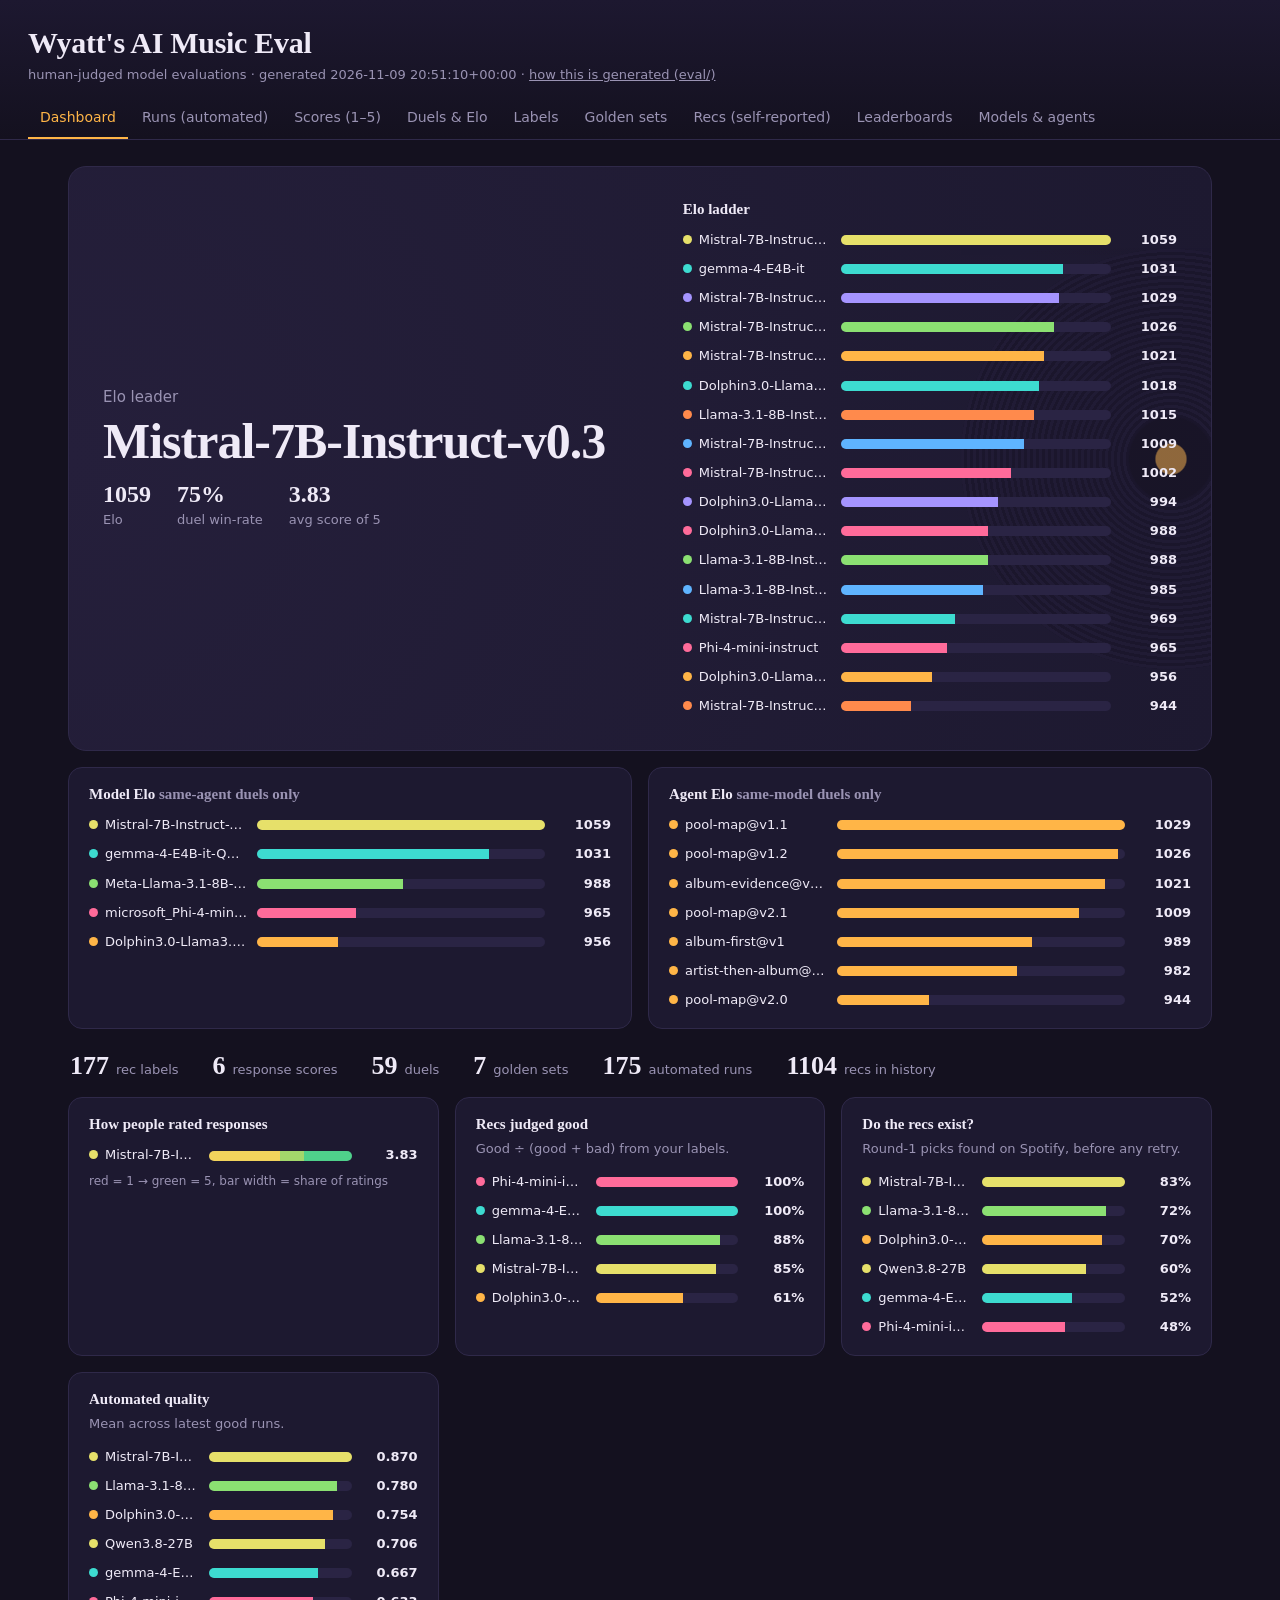
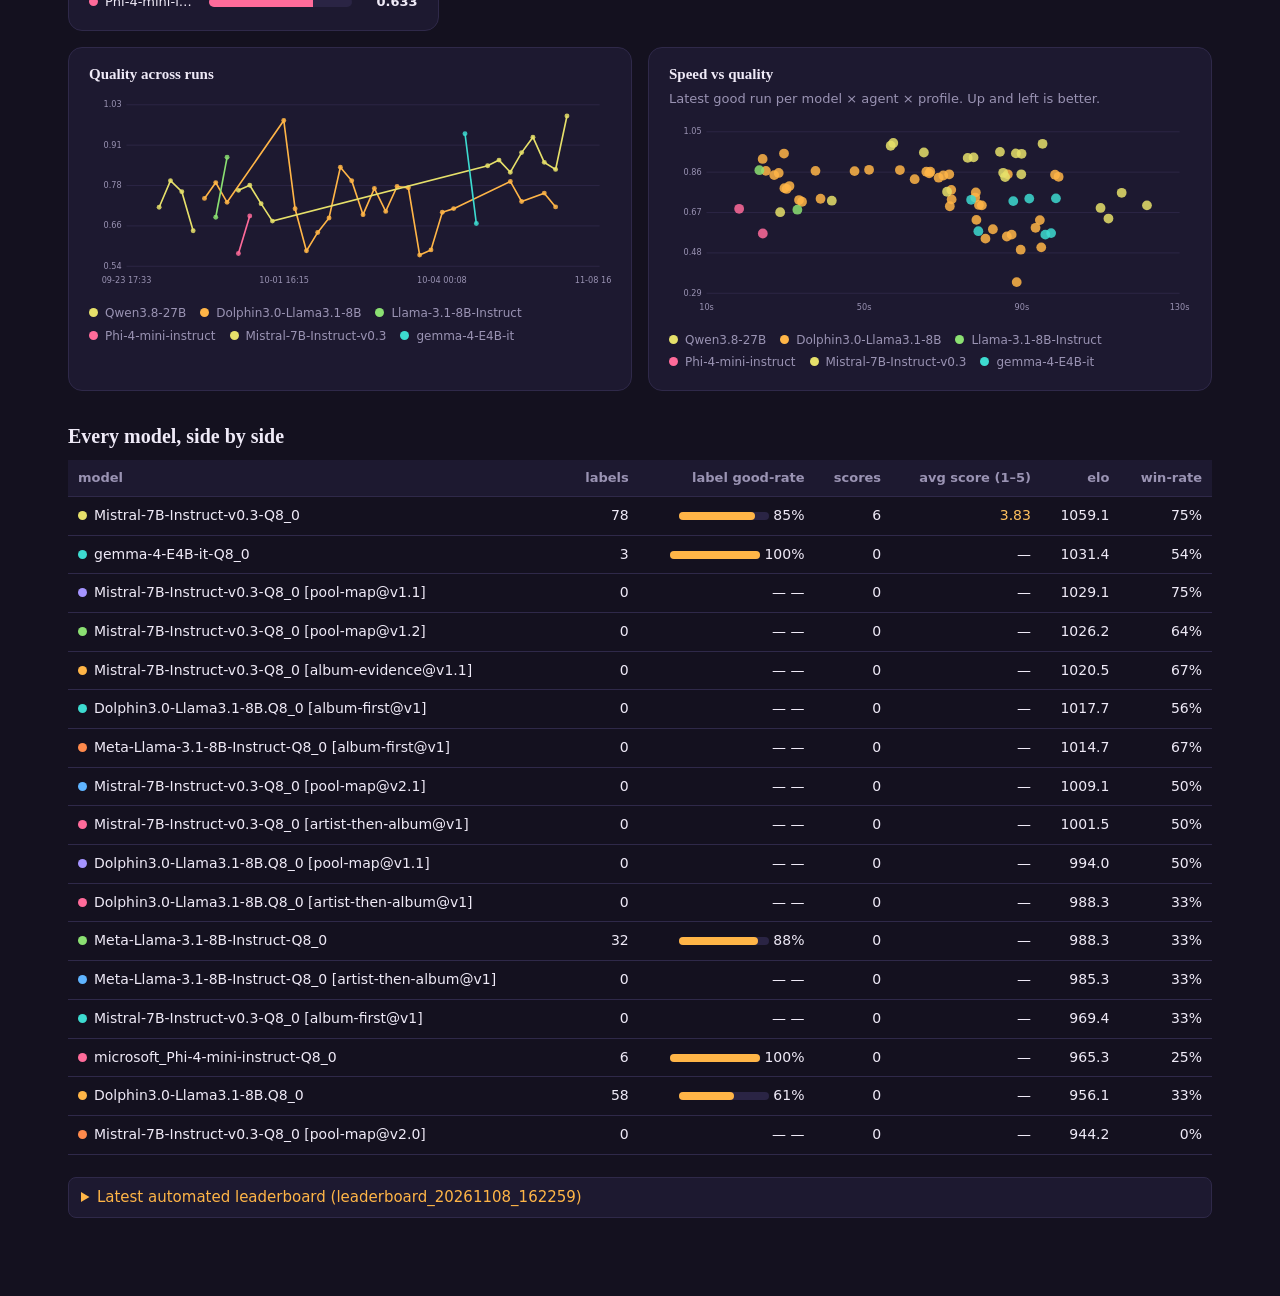
<file: docs/index.html>
<!doctype html>
<html lang="en">
<head>
<meta charset="utf-8">
<meta name="viewport" content="width=device-width, initial-scale=1">
<title>Wyatt's AI Music Eval</title>
<link rel="stylesheet" href="style.css?v=20261109205110">
</head>
<body>
<header>
  <h1>Wyatt's AI Music Eval</h1>
  <p class="sub">human-judged model evaluations · generated <span id="generated"></span> · <a href="https://github.com/wyattpierson/wms-amongstfriends-recommender/tree/main/eval" target="_blank" rel="noopener">how this is generated (eval/)</a></p>
  <nav id="tabs">
    <button data-tab="dashboard" class="active">Dashboard</button>
    <button data-tab="runs">Runs (automated)</button>
    <button data-tab="scores">Scores (1–5)</button>
    <button data-tab="duels">Duels &amp; Elo</button>
    <button data-tab="labels">Labels</button>
    <button data-tab="golden">Golden sets</button>
    <button data-tab="recs">Recs (self-reported)</button>
    <button data-tab="leaderboards">Leaderboards</button>
    <button data-tab="about">Models &amp; agents</button>
  </nav>
</header>
<main>
  <section id="tab-dashboard" class="tab active"></section>
  <section id="tab-runs" class="tab"></section>
  <section id="tab-scores" class="tab"></section>
  <section id="tab-duels" class="tab"></section>
  <section id="tab-labels" class="tab"></section>
  <section id="tab-golden" class="tab"></section>
  <section id="tab-recs" class="tab"></section>
  <section id="tab-leaderboards" class="tab"></section>
  <section id="tab-about" class="tab"></section>
</main>
<script src="data.js?v=20261109205110"></script>
<script src="app.js?v=20261109205110"></script>
</body>
</html>
</file>
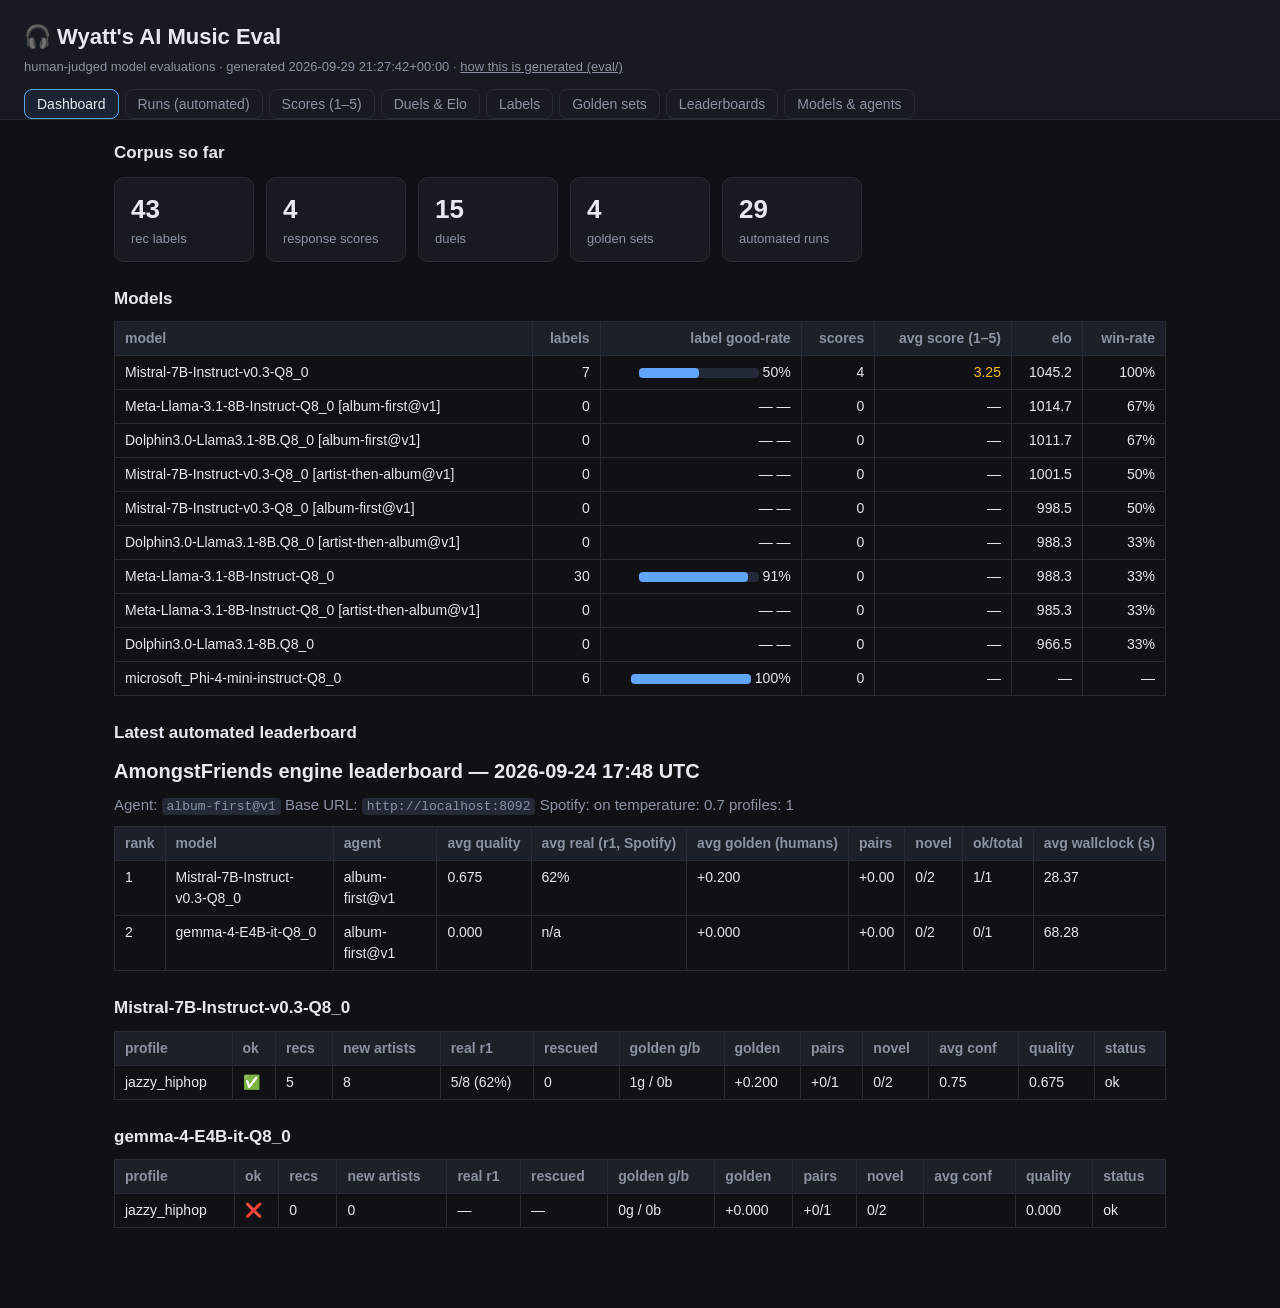
<file: site/index.html>
<!doctype html>
<html lang="en">
<head>
<meta charset="utf-8">
<meta name="viewport" content="width=device-width, initial-scale=1">
<title>Wyatt's AI Music Eval</title>
<link rel="stylesheet" href="style.css?v=20260929212742">
</head>
<body>
<header>
  <h1>🎧 Wyatt's AI Music Eval</h1>
  <p class="sub">human-judged model evaluations · generated <span id="generated"></span> · <a href="https://github.com/wyattpierson/wms-amongstfriends-recommender/tree/main/eval" target="_blank" rel="noopener">how this is generated (eval/)</a></p>
  <nav id="tabs">
    <button data-tab="dashboard" class="active">Dashboard</button>
    <button data-tab="runs">Runs (automated)</button>
    <button data-tab="scores">Scores (1–5)</button>
    <button data-tab="duels">Duels &amp; Elo</button>
    <button data-tab="labels">Labels</button>
    <button data-tab="golden">Golden sets</button>
    <button data-tab="leaderboards">Leaderboards</button>
    <button data-tab="about">Models &amp; agents</button>
  </nav>
</header>
<main>
  <section id="tab-dashboard" class="tab active"></section>
  <section id="tab-runs" class="tab"></section>
  <section id="tab-scores" class="tab"></section>
  <section id="tab-duels" class="tab"></section>
  <section id="tab-labels" class="tab"></section>
  <section id="tab-golden" class="tab"></section>
  <section id="tab-leaderboards" class="tab"></section>
  <section id="tab-about" class="tab"></section>
</main>
<script src="data.js?v=20260929212742"></script>
<script src="app.js?v=20260929212742"></script>
</body>
</html>
</file>
<file: docs/style.css>
:root { --bg:#14111f; --panel:#1d1930; --panel2:#251f3b; --line:#2f2949; --text:#efeaf7; --dim:#9a93b3;
        --good:#7be0a8; --bad:#ff7a90; --mid:#ffc15e; --accent:#ffb547;
        --serif:"Iowan Old Style","Palatino Linotype",Palatino,Georgia,serif; }
* { box-sizing:border-box; }
body { margin:0; background:var(--bg); color:var(--text); font:15px/1.55 system-ui,-apple-system,"Segoe UI",Roboto,sans-serif; }
header { padding:26px 28px 0; background:linear-gradient(#1d1830,var(--bg)); position:sticky; top:0; z-index:5; border-bottom:1px solid var(--line); }
h1 { margin:0; font:600 30px/1.1 var(--serif); letter-spacing:-.01em; }
.sub { color:var(--dim); margin:6px 0 14px; font-size:13px; }
.sub a { color:var(--dim); }
nav { display:flex; gap:2px; overflow-x:auto; }
nav button { background:none; border:0; border-bottom:2px solid transparent; color:var(--dim); padding:8px 12px; cursor:pointer; font:inherit; font-size:14px; white-space:nowrap; }
nav button:hover { color:var(--text); }
nav button.active { color:var(--accent); border-color:var(--accent); }
button:focus-visible, select:focus-visible, summary:focus-visible { outline:2px solid var(--accent); outline-offset:2px; }
main { padding:26px 28px 70px; max-width:1200px; margin:0 auto; }
.tab { display:none; overflow-x:auto; } .tab.active { display:block; }
h2 { font:600 20px var(--serif); margin:34px 0 12px; } h2:first-child { margin-top:0; }
h3 { font:600 15px var(--serif); margin:0 0 12px; }
table { border-collapse:collapse; width:100%; margin:10px 0 22px; font-size:14px; }
th, td { border-bottom:1px solid var(--line); padding:8px 10px; text-align:left; vertical-align:top; }
th { color:var(--dim); font-weight:600; font-size:13px; white-space:nowrap; background:var(--panel); position:sticky; top:0; }
td.num, th.num { text-align:right; font-variant-numeric:tabular-nums; }
tr:hover td { background:#221d37; }
th.sortable { cursor:pointer; user-select:none; } th.sortable:hover { color:var(--accent); }
tr.failed td { opacity:.5; } tr.untrusted td { background:#33182a; }
.good { color:var(--good); } .bad { color:var(--bad); } .mid { color:var(--mid); } .dim { color:var(--dim); }
.bar { background:#2a2444; border-radius:4px; height:8px; width:90px; display:inline-block; vertical-align:middle; }
.bar > div { height:8px; border-radius:4px; background:var(--accent); }
.pill { display:inline-block; padding:1px 9px; border-radius:10px; font-size:12px; background:#2a2444; }
.cards { display:flex; gap:12px; flex-wrap:wrap; }
.card { background:var(--panel); border:1px solid var(--line); border-radius:10px; padding:12px 16px; }
select, input { background:var(--panel2); color:var(--text); border:1px solid var(--line); border-radius:6px; padding:5px 8px; font:inherit; font-size:14px; }
.filters { margin:8px 0 12px; display:flex; gap:10px; flex-wrap:wrap; align-items:center; color:var(--dim); }
details { background:var(--panel); border:1px solid var(--line); border-radius:8px; padding:8px 12px; margin:8px 0; }
summary { cursor:pointer; color:var(--accent); }
pre { background:#100d19; border:1px solid var(--line); border-radius:8px; padding:12px; overflow-x:auto; font-size:13px; }
.md h1 { font-size:20px; } .md p { margin:8px 0; color:var(--dim); }
.empty { color:var(--dim); font-style:italic; padding:16px 0; }
code { background:#2a2444; padding:1px 5px; border-radius:4px; font-size:13px; }
/* hero: a record half-sunk into the panel */
.hero { display:grid; grid-template-columns:1.1fr 1fr; gap:36px; align-items:center; padding:34px; border:1px solid var(--line); border-radius:18px; overflow:hidden; position:relative;
        background:radial-gradient(circle at 0% 50%,var(--panel2),var(--panel)); }
.hero::before { content:""; position:absolute; right:-170px; top:50%; width:420px; height:420px; margin-top:-210px; border-radius:50%; opacity:.5; pointer-events:none;
        background:radial-gradient(circle,var(--accent) 0 5%,#15111f 5.5% 14%,transparent 14.5%),repeating-radial-gradient(circle,#191428 0 3px,#231d38 3px 6px); }
.hero > * { position:relative; }
.hero .name { font:600 clamp(30px,5vw,50px)/1.05 var(--serif); letter-spacing:-.02em; margin:6px 0 14px; }
.facts { display:flex; gap:26px; flex-wrap:wrap; } .facts b { display:block; font:600 24px var(--serif); } .facts span { color:var(--dim); font-size:13px; }
.strip { display:flex; flex-wrap:wrap; gap:8px 34px; margin:22px 2px 6px; } .strip b { font:600 26px var(--serif); margin-right:7px; } .strip span { color:var(--dim); font-size:13px; }
.grid2 { display:grid; grid-template-columns:repeat(auto-fit,minmax(340px,1fr)); gap:16px; margin:16px 0; }
.panel { background:var(--panel); border:1px solid var(--line); border-radius:14px; padding:18px 20px; }
.panel p.dim { font-size:13px; margin:-6px 0 12px; }
.hb { display:grid; gap:9px; }
.hr { display:grid; grid-template-columns:minmax(110px,1.1fr) 2fr 56px; gap:10px; align-items:center; font-size:13px; }
.hr b { text-align:right; font-variant-numeric:tabular-nums; }
.hl { white-space:nowrap; overflow:hidden; text-overflow:ellipsis; }
.ht { display:flex; height:10px; background:#2a2444; border-radius:5px; overflow:hidden; } .ht > span { height:100%; }
.dot { display:inline-block; width:9px; height:9px; border-radius:50%; margin-right:7px; }
.plot { width:100%; height:auto; } .plot line { stroke:var(--line); } .plot text { fill:var(--dim); font-size:10px; }
.lg { display:flex; flex-wrap:wrap; gap:4px 14px; font-size:12px; color:var(--dim); margin-top:6px; }
@media (max-width:760px) { .hero { grid-template-columns:1fr; padding:22px; } header, main { padding-left:16px; padding-right:16px; } }
@media (prefers-reduced-motion:no-preference) { .ht > span { transition:width .6s ease; } }
</file>
<file: site/style.css>
:root { --bg:#0f1115; --panel:#171a21; --line:#262b36; --text:#e6e9ef; --dim:#8b93a3;
        --good:#4ade80; --bad:#f87171; --mid:#fbbf24; --accent:#60a5fa; }
* { box-sizing:border-box; }
body { margin:0; background:var(--bg); color:var(--text);
       font:15px/1.5 -apple-system, "Segoe UI", Roboto, Helvetica, Arial, sans-serif; }
header { padding:20px 24px 0; border-bottom:1px solid var(--line); background:var(--panel); }
h1 { margin:0; font-size:22px; }
.sub { color:var(--dim); margin:4px 0 12px; font-size:13px; }
.sub a { color:var(--dim); }
nav { display:flex; gap:6px; flex-wrap:wrap; }
nav button { background:none; border:1px solid var(--line); color:var(--dim);
             padding:6px 12px; border-radius:8px; cursor:pointer; font-size:14px; }
nav button.active { color:var(--text); border-color:var(--accent); background:#1c2433; }
main { padding:20px 24px 60px; max-width:1100px; margin:0 auto; }
.tab { display:none; }
.tab.active { display:block; }
h2 { font-size:17px; margin:24px 0 10px; }
h2:first-child { margin-top:0; }
table { border-collapse:collapse; width:100%; margin:10px 0 20px; font-size:14px; }
th, td { border:1px solid var(--line); padding:6px 10px; text-align:left; vertical-align:top; }
th { background:#1c2029; color:var(--dim); font-weight:600; white-space:nowrap; }
td.num, th.num { text-align:right; }
tr:hover td { background:#1a1f29; }
th.sortable { cursor:pointer; user-select:none; } th.sortable:hover { color:var(--accent); }
tr.failed td { opacity:0.55; } tr.untrusted td { background:#2a1a1e; }
.good { color:var(--good); } .bad { color:var(--bad); } .mid { color:var(--mid); }
.dim { color:var(--dim); }
.bar { background:#232936; border-radius:4px; height:10px; width:120px; display:inline-block; vertical-align:middle; }
.bar > div { height:10px; border-radius:4px; background:var(--accent); }
.pill { display:inline-block; padding:1px 8px; border-radius:10px; font-size:12px; background:#232936; }
.cards { display:flex; gap:12px; flex-wrap:wrap; margin:12px 0 20px; }
.card { background:var(--panel); border:1px solid var(--line); border-radius:10px; padding:12px 16px; min-width:140px; }
.card .n { font-size:26px; font-weight:700; }
.card .l { color:var(--dim); font-size:13px; }
select, input { background:#1c2029; color:var(--text); border:1px solid var(--line);
                border-radius:6px; padding:5px 8px; font-size:14px; }
.filters { margin:8px 0; display:flex; gap:8px; flex-wrap:wrap; align-items:center; }
details { background:var(--panel); border:1px solid var(--line); border-radius:8px;
          padding:8px 12px; margin:8px 0; }
summary { cursor:pointer; color:var(--accent); }
pre { background:#0c0e12; border:1px solid var(--line); border-radius:8px;
      padding:12px; overflow-x:auto; font-size:13px; }
.md h1 { font-size:20px; } .md h2 { font-size:17px; } .md p { margin:8px 0; color:var(--dim); }
.empty { color:var(--dim); font-style:italic; padding:16px 0; }
code { background:#232936; padding:1px 5px; border-radius:4px; font-size:13px; }
</file>
